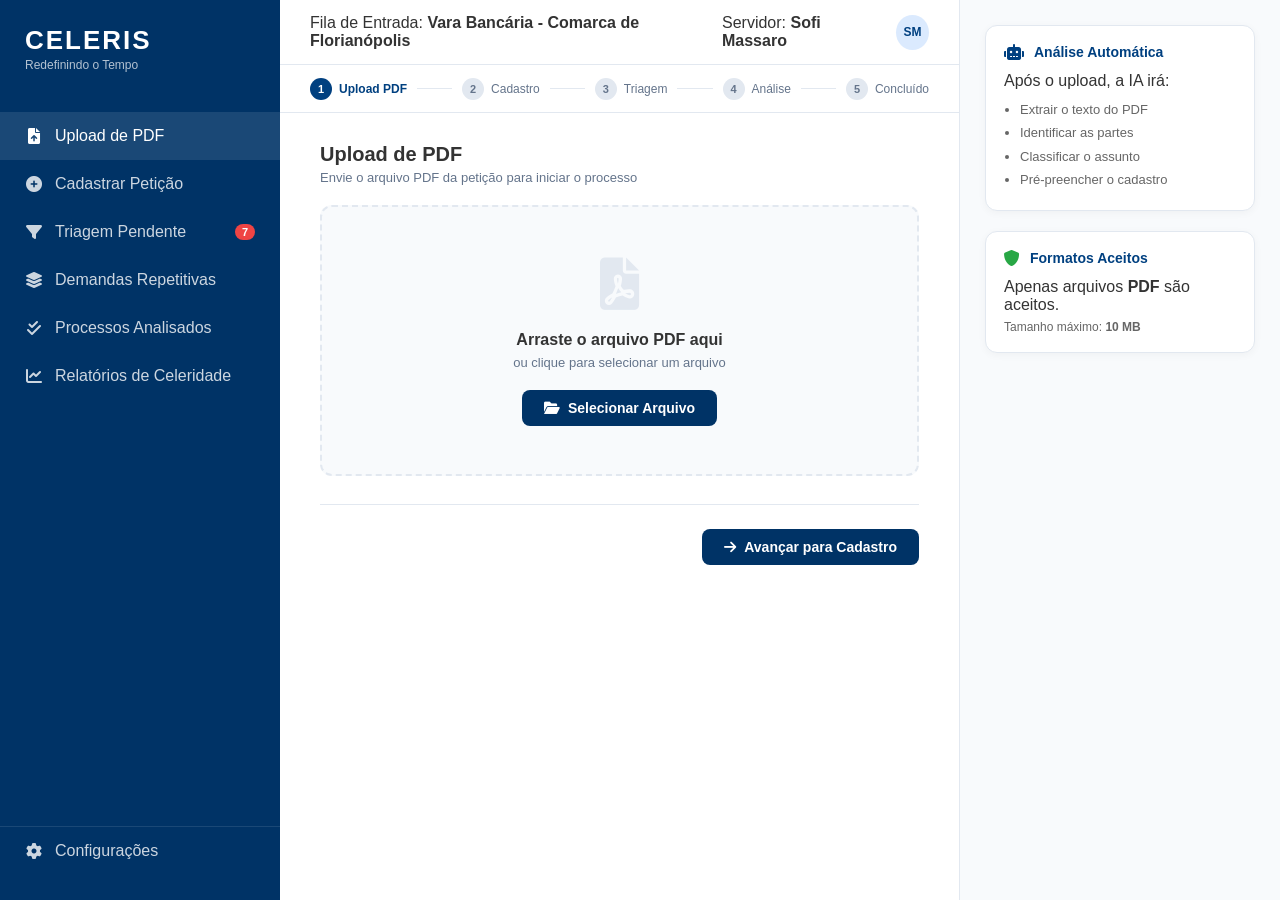
<file: index.html>
<!DOCTYPE html>
<html lang="pt-br">
<head>
  <meta charset="UTF-8">
  <meta name="viewport" content="width=device-width, initial-scale=1.0">
  <title>Celeris - Triagem Inteligente</title>
  <link rel="stylesheet" href="css/style.css">
  <link rel="stylesheet" href="https://cdnjs.cloudflare.com/ajax/libs/font-awesome/6.0.0/css/all.min.css">
</head>
<body>
  <div class="container">

    <!-- Sidebar será injetada aqui pelo loadViews.js -->
    <div id="slot-sidebar"></div>

    <!-- Área principal -->
    <main class="main-content">

      <header class="top-header">
        <div class="header-info">
          <span>Fila de Entrada: <strong>Vara Bancária - Comarca de Florianópolis</strong></span>
        </div>
        <div class="user-profile">
          <span>Servidor: <strong>Sofi Massaro</strong></span>
          <div class="avatar">SM</div>
        </div>
      </header>

      <!-- Barra de progresso do fluxo -->
      <div class="workflow-bar">
        <div class="workflow-step" data-step="upload">
          <div class="workflow-step-num">1</div>
          <span>Upload PDF</span>
        </div>
        <div class="workflow-divider"></div>
        <div class="workflow-step" data-step="cadastrar">
          <div class="workflow-step-num">2</div>
          <span>Cadastro</span>
        </div>
        <div class="workflow-divider"></div>
        <div class="workflow-step" data-step="triagem">
          <div class="workflow-step-num">3</div>
          <span>Triagem</span>
        </div>
        <div class="workflow-divider"></div>
        <div class="workflow-step" data-step="analise">
          <div class="workflow-step-num">4</div>
          <span>Análise</span>
        </div>
        <div class="workflow-divider"></div>
        <div class="workflow-step" data-step="concluido">
          <div class="workflow-step-num">5</div>
          <span>Concluído</span>
        </div>
      </div>

      <!-- Views injetadas dinamicamente -->
      <div id="slot-upload"></div>
      <div id="slot-fila"></div>
      <div id="slot-documento"></div>
      <div id="slot-generica"></div>
      <div id="slot-cadastro"></div>
      <div id="slot-confirmacao"></div>

    </main>

    <!-- Painel de IA será injetado aqui pelo loadViews.js -->
    <div id="slot-ai-panel"></div>

  </div>

  <script type="module" src="./app.js"></script>
</body>
</html>
</file>
<file: css/style.css>
/* ================= VARIÁVEIS DE CORES ================= */
:root {
    --celeris-blue: #004080;
    --sidebar-bg: #003366;
    --bg-light: #f8fafc;
    --text-main: #333;
    --text-muted: #64748b;
    --border-color: #e2e8f0;
    --white: #ffffff;
}

/* reset básico */
* {
    margin: 0;
    padding: 0;
    box-sizing: border-box;
}

body {
    font-family: 'Segoe UI', Roboto, Helvetica, Arial, sans-serif;
    background-color: var(--bg-light);
    color: var(--text-main);
    overflow: hidden;
}

/* container principal com flex */
.container {
    display: flex;
    height: 100vh;
}

/* ================= SIDEBAR ================= */
.sidebar {
    width: 280px;
    background-color: var(--sidebar-bg);
    color: var(--white);
    display: flex;
    flex-direction: column;
    padding: 25px 0;
    flex-shrink: 0; /* impede que a sidebar encolha */
}

.logo-container {
    padding: 0 25px;
    margin-bottom: 40px;
}

.logo-text {
    font-size: 26px;
    font-weight: bold;
    letter-spacing: 2px;
}

.logo-sub {
    font-size: 12px;
    opacity: 0.7;
    margin-top: 2px;
}

/* menu de navegação */
.nav-menu {
    flex: 1; /* ocupa o espaço disponível, empurrando o footer para baixo */
}

.nav-item {
    display: flex;
    align-items: center;
    padding: 15px 25px;
    color: rgba(255, 255, 255, 0.8);
    text-decoration: none;
    transition: 0.2s;
    gap: 12px; /* espaço entre ícone, texto e badge */
}

/* o texto do nav-item cresce para empurrar o badge para a direita */
.nav-item span:first-of-type {
    flex: 1;
}

.nav-item i {
    width: 18px; /* largura fixa para alinhar os ícones */
    text-align: center;
}

.nav-item:hover,
.nav-item.active {
    background-color: rgba(255, 255, 255, 0.1);
    color: var(--white);
}

/* badge de contagem na sidebar (ex: "7" ao lado de Triagem Pendente) */
.nav-badge {
    background-color: #ef4444; /* vermelho para chamar atenção */
    color: white;
    font-size: 11px;
    font-weight: 700;
    padding: 2px 7px;
    border-radius: 20px; /* formato de pílula */
    min-width: 20px;
    text-align: center;
}

.sidebar-footer {
    border-top: 1px solid rgba(255, 255, 255, 0.1);
    margin-top: auto; /* empurra o footer para o fim da sidebar */
}

/* ================= CONTEÚDO CENTRAL ================= */
.main-content {
    flex-grow: 1;
    display: flex;
    flex-direction: column;
    background: white;
    border-right: 1px solid var(--border-color);
    min-width: 0; /* evita overflow horizontal em flex */
}

.top-header {
    height: 65px;
    display: flex;
    justify-content: space-between;
    align-items: center;
    padding: 0 30px;
    border-bottom: 1px solid var(--border-color);
    flex-shrink: 0; /* cabeçalho não encolhe */
}

.user-profile {
    display: flex;
    align-items: center;
    gap: 15px;
}

.avatar {
    width: 35px;
    height: 35px;
    background: #dbeafe; /* azul claro */
    border-radius: 50%;
    display: flex;
    align-items: center;
    justify-content: center;
    font-size: 12px;
    font-weight: 700;
    color: var(--celeris-blue);
}

/* área de scroll (fila ou documento) */
.document-section {
    flex-grow: 1;
    overflow-y: auto; /* scroll apenas nessa área */
    padding: 30px 40px;
    display: flex;
    flex-direction: column;
}

/* ================= FILA DE TRIAGEM ================= */
.fila-container {
    width: 100%;
    max-width: 820px;
    margin: 0 auto; /* centraliza */
}

/* cabeçalho da fila */
.fila-header {
    display: flex;
    align-items: flex-end;
    justify-content: space-between;
    margin-bottom: 20px;
}

.fila-title {
    font-size: 20px;
    font-weight: 600;
    color: var(--text-main);
}

.fila-subtitle {
    font-size: 13px;
    color: var(--text-muted);
    margin-top: 4px;
}

/* chip com número de processos */
.fila-count {
    background: var(--bg-light);
    border: 1px solid var(--border-color);
    border-radius: 20px;
    font-size: 12px;
    color: var(--text-muted);
    padding: 4px 14px;
    white-space: nowrap;
}

/* ================= CARD DE PROCESSO (na fila) ================= */
.process-card {
    background: white;
    border: 1px solid var(--border-color);
    border-radius: 10px;
    padding: 16px 20px;
    margin-bottom: 12px;
    cursor: pointer; /* mãozinha indica que é clicável */
    transition: 0.2s;
}

/* ao passar o mouse, o card ganha destaque */
.process-card:hover {
    border-color: var(--celeris-blue);
    box-shadow: 0 2px 10px rgba(0, 64, 128, 0.1);
    transform: translateY(-1px); /* sobe levemente */
}

/* linha de cima: número do processo + status */
.process-card-top {
    display: flex;
    align-items: center;
    justify-content: space-between;
    margin-bottom: 8px;
}

.process-num {
    font-family: 'Courier New', monospace; /* fonte monoespaçada para número de processo */
    font-size: 11px;
    color: var(--text-muted);
}

/* nome das partes */
.process-card-title {
    font-size: 14px;
    font-weight: 600;
    color: var(--text-main);
    margin-bottom: 3px;
}

/* assunto do processo */
.process-card-sub {
    font-size: 13px;
    color: var(--text-muted);
    margin-bottom: 10px;
}

/* rodapé do card: tag + metadados */
.process-card-meta {
    display: flex;
    align-items: center;
    gap: 14px;
    flex-wrap: wrap;
}

/* etiqueta de área jurídica */
.process-tag {
    background: #eff6ff;
    color: var(--celeris-blue);
    border: 1px solid #bfdbfe;
    padding: 3px 10px;
    border-radius: 20px;
    font-size: 11px;
    font-weight: 600;
}

/* info de data e repetitivos */
.process-meta-info {
    font-size: 11px;
    color: var(--text-muted);
    display: flex;
    align-items: center;
    gap: 4px;
}

/* ================= BADGES DE STATUS ================= */
/* cada badge tem cor diferente conforme a urgência */
.status-badge {
    font-size: 10px;
    font-weight: 700;
    padding: 3px 10px;
    border-radius: 20px;
    text-transform: uppercase;
    letter-spacing: 0.5px;
}

/* vermelho: ação imediata necessária */
.status-badge.urgente {
    background: #fef2f2;
    color: #991b1b;
    border: 1px solid #fca5a5;
}

/* amarelo: atenção, mas não urgente */
.status-badge.prioritario {
    background: #fffbeb;
    color: #92400e;
    border: 1px solid #fcd34d;
}

/* azul: fluxo normal */
.status-badge.normal {
    background: #eff6ff;
    color: #1e40af;
    border: 1px solid #bfdbfe;
}

/* ================= BARRA DE VOLTAR ================= */
/* aparece no topo do documento aberto */
.back-bar {
    display: flex;
    align-items: center;
    gap: 16px;
    margin-bottom: 20px;
}

/* botão "Voltar para a fila" */
.btn-voltar {
    display: flex;
    align-items: center;
    gap: 8px;
    background: none;
    border: 1px solid var(--border-color);
    border-radius: 8px;
    padding: 8px 16px;
    font-size: 13px;
    color: var(--text-muted);
    cursor: pointer;
    transition: 0.2s;
}

.btn-voltar:hover {
    background: var(--bg-light);
    border-color: var(--celeris-blue);
    color: var(--celeris-blue);
}

/* número do processo aberto exibido na barra */
.back-process-num {
    font-family: 'Courier New', monospace;
    font-size: 11px;
    color: var(--text-muted);
}

/* ================= DOCUMENTO (papel) ================= */
.document-paper {
    background: white;
    max-width: 820px;
    padding: 60px;
    box-shadow: 0 4px 20px rgba(0, 0, 0, 0.08);
    transition: opacity 0.2s; /* animação de fade ao trocar processo */
}

.doc-title {
    text-align: center;
    margin-bottom: 40px;
    font-size: 15px;
}

.doc-meta {
    margin-bottom: 30px;
    line-height: 1.8;
}

.doc-content {
    line-height: 1.7;
}

.placeholder-text {
    margin-top: 50px;
    color: #999;
    font-style: italic;
}

/* ================= PAINEL DE IA (DIREITA) ================= */
.ai-panel {
    width: 320px;
    padding: 25px;
    background: var(--bg-light);
    overflow-y: auto;
    flex-shrink: 0;
}

.ai-card {
    background: white;
    padding: 18px;
    margin-bottom: 20px;
    border-radius: 12px;
    border: 1px solid var(--border-color);
    box-shadow: 0 2px 8px rgba(0, 0, 0, 0.04);
}

.card-header {
    display: flex;
    align-items: center;
    gap: 10px;
    color: var(--celeris-blue);
    margin-bottom: 12px;
}

.card-header h3 {
    font-size: 14px;
}

/* barra de progresso */
.progress-bar {
    height: 8px;
    background: #eee;
    border-radius: 4px;
    margin: 12px 0;
}

.progress-fill {
    width: 98%;
    height: 100%;
    background: #28a745;
    border-radius: 4px;
}

/* tags de área jurídica no painel de IA */
.tag-group {
    display: flex;
    gap: 8px;
    flex-wrap: wrap;
}

.tag {
    border: 1px solid var(--celeris-blue);
    padding: 4px 12px;
    border-radius: 20px;
    font-size: 12px;
    color: var(--celeris-blue);
}

.card-link {
    color: #007bff;
    text-decoration: none;
    font-size: 13px;
    display: inline-block;
    margin-top: 8px;
}

.card-link:hover {
    text-decoration: underline;
}

/* botões de despacho */
.button-group {
    display: flex;
    flex-direction: column;
    gap: 10px;
    margin-top: 10px;
}

.btn {
    padding: 11px;
    border: none;
    border-radius: 8px;
    cursor: pointer;
    font-weight: 600;
    font-size: 13px;
    transition: 0.2s;
}

.btn-blue { background: var(--sidebar-bg); color: white; }
.btn-grey { background: #64748b; color: white; }
.btn-red  { background: #ef4444; color: white; }

.btn:hover {
    opacity: 0.9;
    transform: translateY(-1px);
}


/* ================= TELA GENÉRICA (seções em desenvolvimento) ================= */
/* centraliza o conteúdo vertical e horizontalmente */
.generica-container {
    display: flex;
    flex-direction: column;
    align-items: center;
    justify-content: center;
    flex: 1;
    text-align: center;
    padding: 60px 40px;
    color: var(--text-muted);
}

/* ícone grande centralizado */
.generica-icon {
    font-size: 48px;
    color: var(--border-color);
    margin-bottom: 20px;
}

.generica-title {
    font-size: 22px;
    font-weight: 600;
    color: var(--text-main);
    margin-bottom: 10px;
}

.generica-sub {
    font-size: 14px;
    color: var(--text-muted);
    max-width: 360px;
    line-height: 1.6;
}

.assunto-list {
    list-style: none;
    margin-top: 8px;
}

.assunto-list li {
    display: flex;
    justify-content: space-between;
    align-items: center;
    padding: 6px 0;
    border-bottom: 1px solid var(--border-color);
    font-size: 13px;
}

.assunto-list li:last-child {
    border-bottom: none;
}

.assunto-list li span {
    color: var(--text-muted);
}

.assunto-list li strong {
    color: var(--celeris-blue);
}

/* ================= FORMULÁRIO DE CADASTRO ================= */
.cadastro-form {
    background: white;
    border: 1px solid var(--border-color);
    border-radius: 12px;
    padding: 32px;
    max-width: 820px;
}

.form-row {
    display: flex;
    gap: 20px;
    margin-bottom: 20px;
}


.form-group {
    display: flex;
    flex-direction: column;
    flex: 1;
}

.form-group- {
    display: flex;
    flex-direction: column;
    flex: 1;
}

.form-group--sm {
    flex: 0 0 200px;
}

.form-label {
    font-size: 13px;
    font-weight: 600;
    color: var(--text-main);
    margin-bottom: 6px;
}

.form-required {
    color: #ef4444;
}

.form-input {
    border: 1px solid var(--border-color);
    border-radius: 8px;
    padding: 10px 14px;
    font-size: 14px;
    color: var(--text-main);
    font-family: inherit;
    transition: 0.2s;
    background: white;
    outline: none;
}

.form-input:focus {
    border-color: var(--celeris-blue);
    box-shadow: 0 0 0 3px rgba(0, 64, 128, 0.08);
}

.form-select {
    cursor: pointer;
    appearance: none;
    background-image: url("data:image/svg+xml,%3Csvg xmlns='http://www.w3.org/2000/svg' width='12' height='12' viewBox='0 0 12 12'%3E%3Cpath fill='%2364748b' d='M6 8L1 3h10z'/%3E%3C/svg%3E");
    background-repeat: no-repeat;
    background-position: right 14px center;
    padding-right: 36px;
}

.form-textarea {
    resize: vertical;
    min-height: 80px;
}

.form-group:last-child:not(.form-group--sm) {
    margin-bottom: 0;
}

.form-error {
    display: flex;
    align-items: center;
    gap: 8px;
    background: #fef2f2;
    border: 1px solid #fca5a5;
    color: #991b1b;
    border-radius: 8px;
    padding: 10px 14px;
    font-size: 13px;
    margin-bottom: 20px;
}

.form-actions {
    display: flex;
    justify-content: flex-end;
    align-items: center;
    gap: 12px;
    margin-top: 28px;
    padding-top: 24px;
    border-top: 1px solid var(--border-color);
}

.btn-cadastrar {
    display: flex;
    align-items: center;
    gap: 8px;
    padding: 10px 22px;
    font-size: 14px;
}

/* ================= TELA DE CONFIRMAÇÃO ================= */
.confirmacao-card {
    background: white;
    border: 1px solid var(--border-color);
    border-radius: 12px;
    padding: 32px;
    max-width: 820px;
}

.confirmacao-header {
    display: flex;
    align-items: center;
    gap: 16px;
    padding-bottom: 24px;
    border-bottom: 1px solid var(--border-color);
    margin-bottom: 24px;
}

.confirmacao-header i {
    font-size: 28px;
    color: var(--celeris-blue);
    opacity: 0.6;
}

.confirmacao-num {
    font-family: 'Courier New', monospace;
    font-size: 13px;
    font-weight: 600;
    color: var(--text-main);
}

.confirmacao-data {
    font-size: 12px;
    color: var(--text-muted);
    margin-top: 3px;
}

.confirmacao-header .status-badge {
    margin-left: auto;
}

.confirmacao-grid {
    display: grid;
    grid-template-columns: 1fr 1fr;
    gap: 20px;
    margin-bottom: 20px;
}

.confirmacao-item {
    display: flex;
    flex-direction: column;
    gap: 4px;
}

.confirmacao-label {
    font-size: 11px;
    font-weight: 700;
    text-transform: uppercase;
    letter-spacing: 0.5px;
    color: var(--text-muted);
}

.confirmacao-valor {
    font-size: 14px;
    color: var(--text-main);
    font-weight: 500;
}

.confirmacao-obs {
    background: var(--bg-light);
    border-radius: 8px;
    padding: 14px;
    display: flex;
    flex-direction: column;
    gap: 6px;
}

.confirmacao-obs-texto {
    font-size: 13px;
    color: var(--text-muted);
    line-height: 1.6;
}

/* ================= TOAST DE SUCESSO ================= */
.toast-sucesso {
    position: fixed;
    bottom: 30px;
    right: 30px;
    background: #064e3b;
    color: white;
    padding: 14px 20px;
    border-radius: 10px;
    font-size: 14px;
    font-weight: 500;
    display: flex;
    align-items: center;
    gap: 10px;
    box-shadow: 0 4px 20px rgba(0,0,0,0.2);
    z-index: 999;
    transform: translateY(80px);
    opacity: 0;
    transition: all 0.3s ease;
}

.toast-sucesso.visivel {
    transform: translateY(0);
    opacity: 1;
}

/* ================= PREVIEW DE TAGS NO FORMULÁRIO ================= */
/* exibe as tags geradas automaticamente pela seleção de classe */
.form-tags-preview {
    display: flex;
    flex-wrap: wrap;
    gap: 8px;
    padding: 10px 14px;
    border: 1px solid var(--border-color);
    border-radius: 8px;
    background: var(--bg-light);
    min-height: 42px;
    align-items: center;
}

/* texto de placeholder antes de uma classe ser selecionada */
.form-tags-placeholder {
    font-size: 13px;
    color: var(--text-muted);
    font-style: italic;
}

/* cada tag gerada automaticamente — mesmo visual que as tags do painel de IA */
.form-tags-preview .tag {
    border: 1px solid var(--celeris-blue);
    padding: 4px 12px;
    border-radius: 20px;
    font-size: 12px;
    color: var(--celeris-blue);
    background: white;
}

/* textarea maior para o corpo da petição */
.form-textarea--lg {
    min-height: 120px;
}

/* ================= WORKFLOW BAR ================= */
.workflow-bar {
    display: flex;
    align-items: center;
    padding: 0 30px;
    height: 48px;
    border-bottom: 1px solid var(--border-color);
    background: white;
    flex-shrink: 0;
}

.workflow-step {
    display: flex;
    align-items: center;
    gap: 7px;
    color: var(--text-muted);
    font-size: 12px;
    font-weight: 500;
    white-space: nowrap;
}

.workflow-step-num {
    width: 22px;
    height: 22px;
    border-radius: 50%;
    background: var(--border-color);
    color: var(--text-muted);
    display: flex;
    align-items: center;
    justify-content: center;
    font-size: 11px;
    font-weight: 700;
    flex-shrink: 0;
}

.workflow-step.active .workflow-step-num {
    background: var(--celeris-blue);
    color: white;
}

.workflow-step.active {
    color: var(--celeris-blue);
    font-weight: 600;
}

.workflow-step.done .workflow-step-num {
    background: #28a745;
    color: white;
}

.workflow-step.done {
    color: #28a745;
}

.workflow-divider {
    flex: 1;
    height: 1px;
    background: var(--border-color);
    margin: 0 10px;
    min-width: 16px;
    max-width: 56px;
}

/* ================= UPLOAD DE PDF ================= */
.upload-dropzone {
    display: flex;
    flex-direction: column;
    align-items: center;
    justify-content: center;
    border: 2px dashed var(--border-color);
    border-radius: 12px;
    padding: 48px 32px;
    background: var(--bg-light);
    cursor: pointer;
    transition: border-color 0.2s, background 0.2s;
    max-width: 820px;
    text-align: center;
}

.upload-dropzone:hover,
.upload-dropzone.upload-dragover {
    border-color: var(--celeris-blue);
    background: #eff6ff;
}

.upload-dropzone:hover .upload-icon,
.upload-dropzone.upload-dragover .upload-icon {
    color: var(--celeris-blue);
}

.upload-icon {
    font-size: 52px;
    color: var(--border-color);
    margin-bottom: 16px;
    transition: color 0.2s;
}

.upload-title {
    font-size: 16px;
    font-weight: 600;
    color: var(--text-main);
    margin-bottom: 6px;
}

.upload-sub {
    font-size: 13px;
    color: var(--text-muted);
    margin-bottom: 20px;
}

.upload-btn {
    display: flex;
    align-items: center;
    gap: 8px;
    padding: 10px 22px;
    font-size: 14px;
}

.upload-preview {
    max-width: 820px;
}

.upload-file-info {
    display: flex;
    align-items: center;
    gap: 16px;
    background: white;
    border: 1px solid var(--border-color);
    border-radius: 12px;
    padding: 16px 20px;
}

.upload-file-icon {
    font-size: 28px;
    color: #ef4444;
    flex-shrink: 0;
}

.upload-file-meta {
    flex: 1;
}

.upload-file-name {
    font-size: 14px;
    font-weight: 600;
    color: var(--text-main);
}

.upload-file-size {
    font-size: 12px;
    color: var(--text-muted);
    margin-top: 3px;
}
</file>
